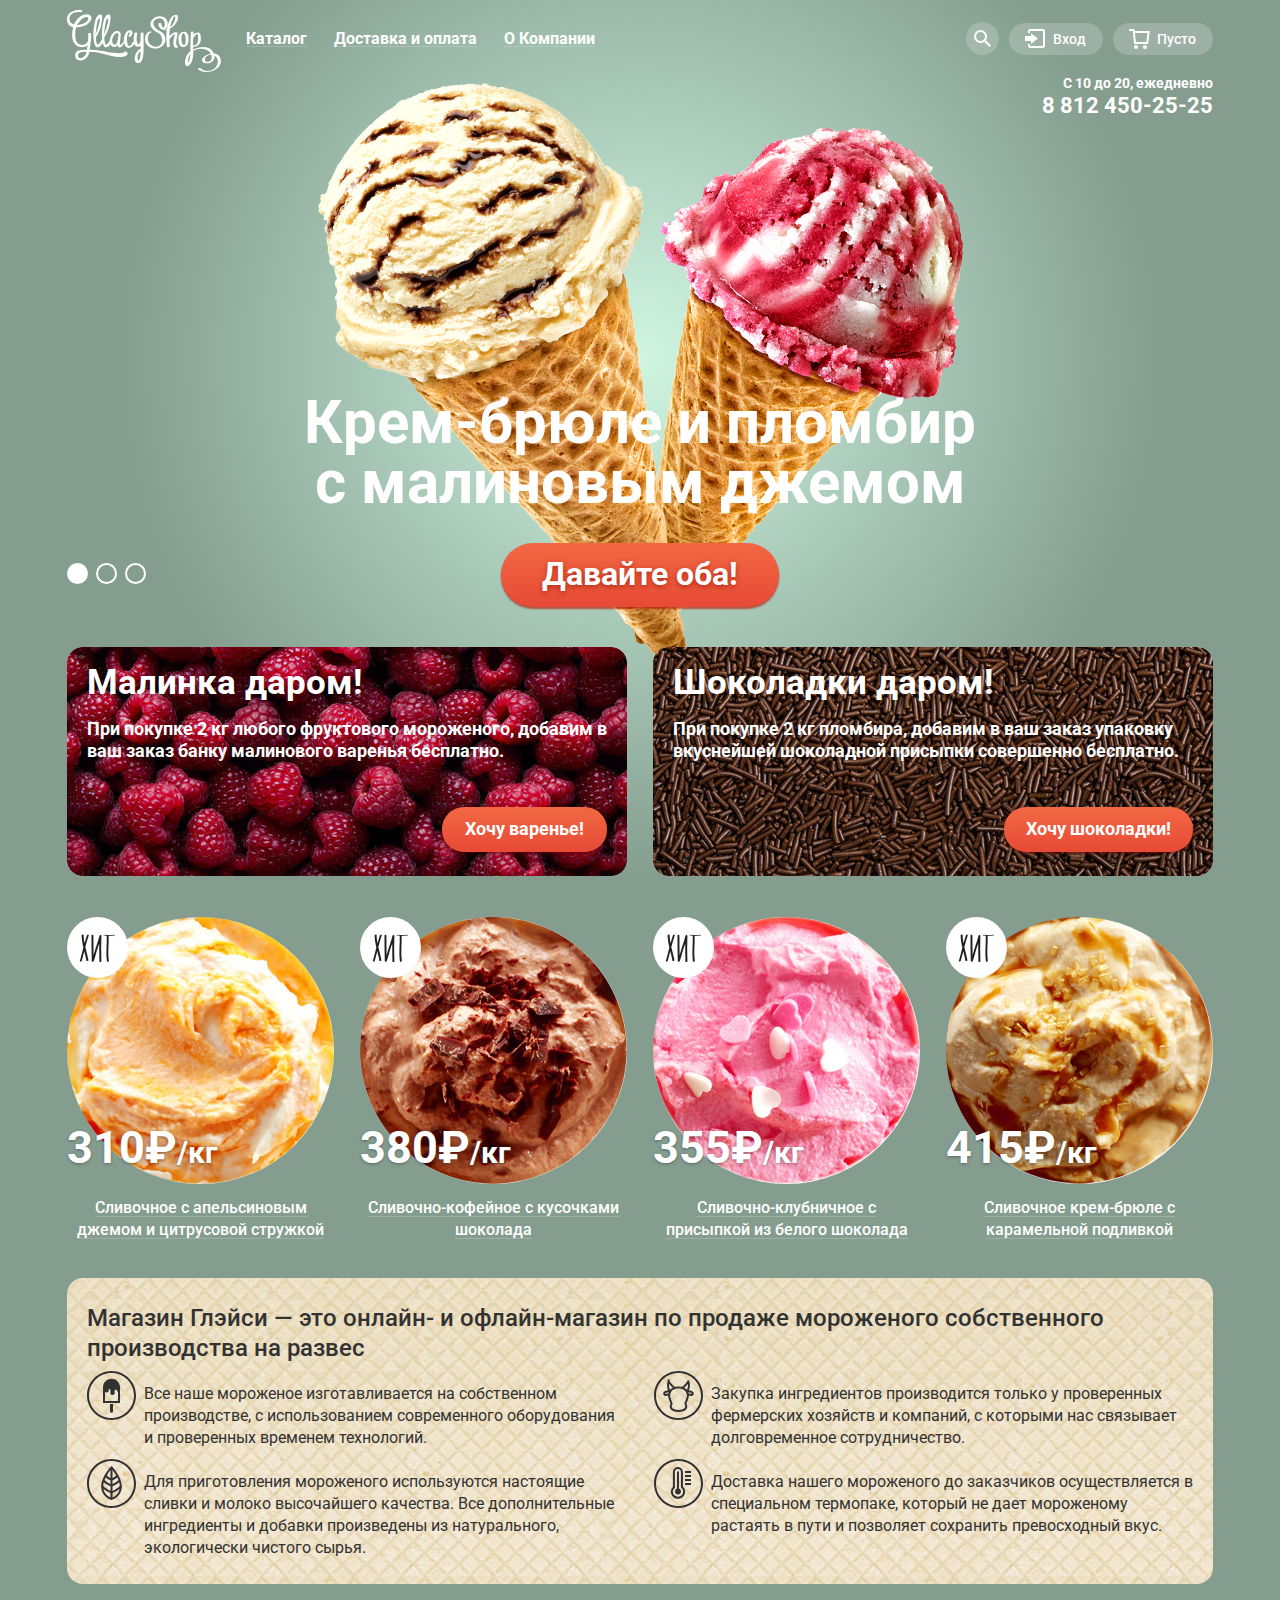
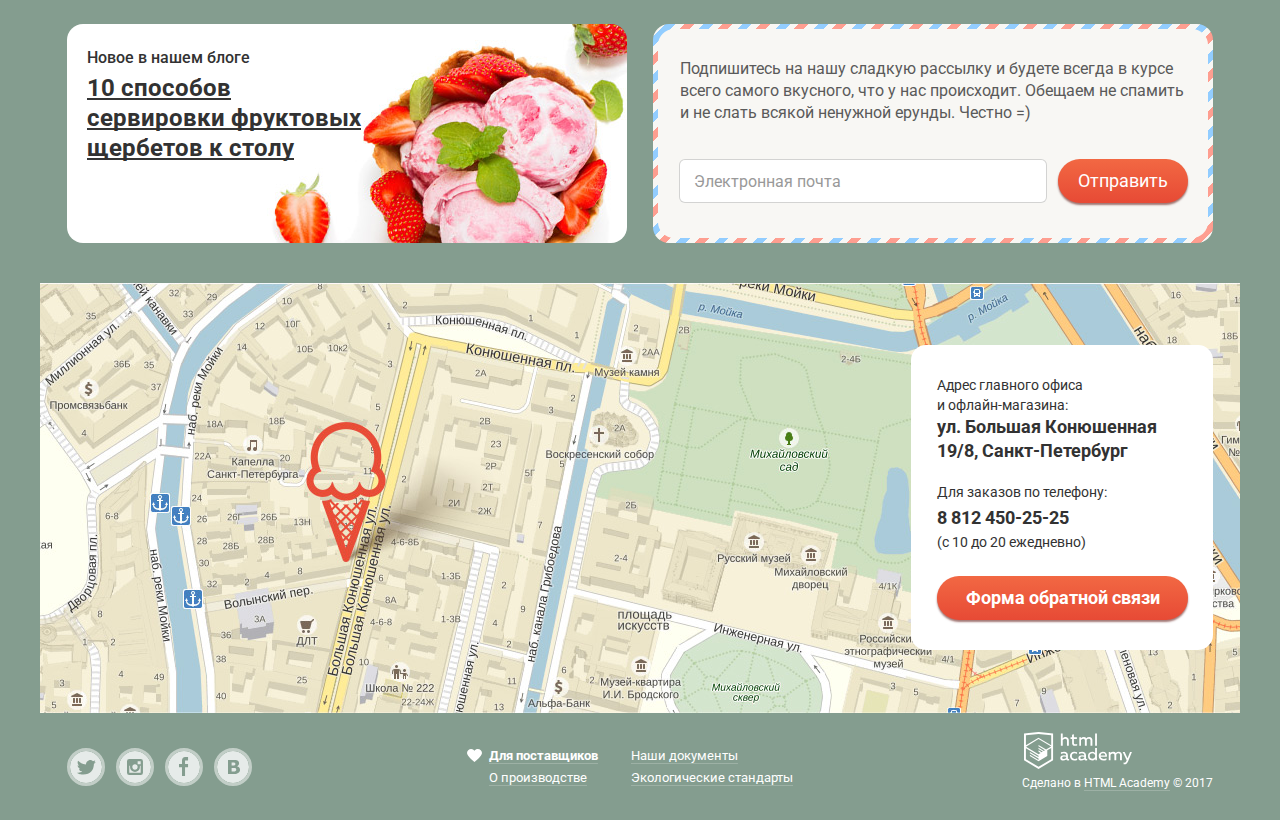
<file: index.html>
<!DOCTYPE html>
<html lang="ru">
<head>
	<meta charset="utf-8">
	<meta name="format-detection" content="telephone=no">
	<title>HTML Academy: Глейси</title>
	<link href="https://fonts.googleapis.com/css?family=Roboto:400,500,700&amp;subset=cyrillic" rel="stylesheet">
	<link href="css/normalize.css" rel="stylesheet">
	<link href="css/style-min.css" rel="stylesheet">
</head>
<body>
	<input class="visually-hidden" type="radio" id="product-1" name="toggle"  checked>
    <input class="visually-hidden" type="radio" id="product-2" name="toggle">
    <input class="visually-hidden" type="radio" id="product-3" name="toggle">
	<div class="site-wrapper">
		<header class="main-header container">
			<nav class="main-navigation">
				<a class="main-header-logo">
					<img src="img/logo.svg" width="154" height="64" alt="Логотип магазина Глейси">
				</a>
				<ul class="site-navigation">
					<li class="site-navigation-item">
						<a href="#">Каталог</a>
						<ul class="catalog-submenu">
							<li class="new-product">
								<a href="#">Новинки</a>
							</li>
							<li>
								<a href="catalog.html">Сливочное</a>
							</li>
							<li>
								<a href="#">Щербеты</a>
							</li>
							<li>
								<a href="#">Фруктовый лед</a>
							</li>
							<li>
								<a href="#">Мелорин</a>
							</li>
						</ul>
					</li>
					<li class="site-navigation-item">
						<a href="#">Доставка и оплата</a>
					</li>
					<li class="site-navigation-item">
						<a href="#">О Компании</a>
					</li>
				</ul>
				<ul class="user-navigation">
					<li class="user-navigation-item">
						<a class="user-search" href="#">
							<span class="visually-hidden">Поиск по сайту</span>
							<svg xmlns="http://www.w3.org/2000/svg" xmlns:xlink="http://www.w3.org/1999/xlink" width="17" height="17" viewBox="0 0 17 17"><path fill="#fff" d="M16.958 15.527L11.75 10.32A6.455 6.455 0 0 0 13 6.5 6.5 6.5 0 1 0 6.5 13a6.465 6.465 0 0 0 3.839-1.263l5.205 5.204 1.414-1.414zM6.5 11C4.019 11 2 8.981 2 6.5S4.019 2 6.5 2 11 4.019 11 6.5 8.981 11 6.5 11z"/></svg>
						</a>
						<form class="search-form" action="https://echo.htmlacademy.ru" method="get">
							<input type="search" name="search" placeholder="Что ищем?" aria-label="Поле поиска">
						</form>
					</li>
					<li class="user-navigation-item">
						<a class="user-login" href="#">
							<svg xmlns="http://www.w3.org/2000/svg" xmlns:xlink="http://www.w3.org/1999/xlink" width="21" height="19" viewBox="0 0 21 19"><g fill="#fff"><path d="M6 14.875L12.917 9.5 6 4.125v2.917H-.042v4.917H6z"/><path d="M18 0H5C3.9 0 3 .9 3 2v2h2V2h13v15H5v-2H3v2c0 1.1.9 2 2 2h13c1.1 0 2-.9 2-2V2c0-1.1-.9-2-2-2z"/></g></svg>
							Вход
						</a>
						<form class="login-form" action="https://echo.htmlacademy.ru" method="post">
							<p class="login-field">
								<label  class="visually-hidden" for="login-email">Укажите вашу электронную почту</label>
								<input id="login-email" type="email" name="login-email" placeholder="Электронная почта" required>
							</p>
							<p class="login-field">
								<label class="visually-hidden" for="login-password">Введите пароль</label>
								<input id="login-password" type="password" name="login-password" placeholder="Пароль" required>
							</p>
							<p class="login-link">
								<a href="#">Забыли пароль?</a>
								<a href="#">Новая регистрация</a>
							</p>
							<button class="button" type="submit">Войти</button>
						</form>
					</li>
					<li class="user-navigation-item">
						<a class="user-basket user-basket-empty" href="#">Пусто</a>
					</li>
				</ul>
			</nav>
			<p class="header-info">
				С 10 до 20, ежедневно
				<span class="header-phone">8 812 450-25-25</span>
			</p>
		</header>

		<main>
			<div class="container">
				<h1 class="visually-hidden">Магазин Глейси - магазин по продаже мороженого</h1>
				<section class="promotion">
					<h2 class="visually-hidden">Выгодные предложения!</h2>
					<div class="slider-wrapper">
						<ul class="sliders-list">
							<li class="slider-item">
								<h3 class="slider-title">Крем-брюле и пломбир с малиновым джемом</h3>
								<p class="slider-image">
									<img src="img/slider-1.png" width="647" height="584" alt="Крем-брюле и пломбир с малиновым джемом">
								</p>
								<a class="slider-button" href="#">Давайте оба!</a>
							</li>
							<li class="slider-item">
								<h3 class="slider-title">Шоколадный пломбир и лимонный сорбет</h3>
								<p class="slider-image">
									<img src="img/slider-2.png" width="647" height="584" alt="Шоколадный пломбир и лимонный сорбет">
								</p>
								<a class="slider-button" href="#">Давайте оба!</a>
							</li>
							<li class="slider-item">
								<h3 class="slider-title">Пломбир с помадкой и клубничный щербет</h3>
								<p class="slider-image">
									<img src="img/slider-3.png" width="647" height="584" alt="Пломбир с помадкой и клубничный щербет">
								</p>
								<a class="slider-button" href="#">Давайте оба!</a>
							</li>
						</ul>
						<div class="slider-controls">
							<label class="slide-control" for="product-1">
								<span class="visually-hidden">Первый слайд</span>
							</label>
							<label class="slide-control" for="product-2">
								<span class="visually-hidden">Второй слайд</span>
							</label>
							<label class="slide-control" for="product-3">
								<span class="visually-hidden">Третий слайд</span>
							</label>
						</div>
					</div>
					<ul class="promo-list index-columns">
						<li class="promo-item promo-raspberry">
							<h3 class="promo-title">Малинка даром!</h3>
							<p class="promo-description">При покупке 2 кг любого фруктового мороженого, добавим в ваш заказ банку малинового варенья бесплатно.</p>
							<a class="button" href="">Хочу варенье!</a>
						</li>
						<li class="promo-item promo-chocolate">
							<h3 class="promo-title">Шоколадки даром!</h3>
							<p class="promo-description">При покупке 2 кг пломбира, добавим в ваш заказ упаковку вкуснейшей шоколадной присыпки совершенно бесплатно.</p>
							<a class="button" href="">Хочу шоколадки!</a>
						</li>
					</ul>
				</section>
				<section class="bestsellers">
					<h2 class="visually-hidden">Хиты продаж</h2>
					<ul class="bestsellers-list">
						<li class="catalog-item">
							<h3 class="catalog-item-title">
								<a href="#">Сливочное с апельсиновым джемом и цитрусовой стружкой</a>
							</h3>
							<p class="catalog-item-image">
								<img src="img/product-1.jpg" width="267" height="267" alt="Сливочное с апельсиновым джемом и цитрусовой стружкой">
							</p>
							<p class="catalog-item-price">310&#8381;<span class="weight">/кг</span></p>
							<a class="button button-preview" href="#">Быстрый просмотр</a>
						</li>
						<li class="catalog-item">
							<h3 class="catalog-item-title">
								<a href="#">Сливочно-кофейное с кусочками шоколада</a>
							</h3>
							<p class="catalog-item-image">
								<img src="img/product-2.jpg" width="267" height="267" alt="Сливочно-кофейное с кусочками шоколада">
							</p>
							<p class="catalog-item-price">380&#8381;<span class="weight">/кг</span></p>
							<a class="button button-preview" href="#">Быстрый просмотр</a>
						</li>
						<li class="catalog-item">
							<h3 class="catalog-item-title">
								<a href="#">Сливочно-клубничное с присыпкой из белого шоколада</a>
							</h3>
							<p class="catalog-item-image">
								<img src="img/product-3.jpg" width="267" height="267" alt="Сливочно-клубничное с присыпкой из белого шоколада">
							</p>
							<p class="catalog-item-price">355&#8381;<span class="weight">/кг</span></p>
							<a class="button button-preview" href="#">Быстрый просмотр</a>
						</li>
						<li class="catalog-item">
							<h3 class="catalog-item-title">
								<a href="#">Сливочное крем-брюле с карамельной подливкой</a>
							</h3>
							<p class="catalog-item-image">
								<img src="img/product-4.jpg" width="267" height="267" alt="Сливочное крем-брюле с карамельной подливкой">
							</p>
							<p class="catalog-item-price">415&#8381;<span class="weight">/кг</span></p>
							<a class="button button-preview" href="#">Быстрый просмотр</a>
						</li>
					</ul>
				</section>
				<section class="features">
					<h2 class="visually-hidden">Наши преимущества</h2>
					<p>Магазин Глэйси &mdash; это онлайн- и офлайн-магазин по продаже мороженого собственного производства на развес</p>
					<ul class="features-list">
						<li class="feature-item feature-item-fabrication">Все наше мороженое изготавливается на собственном производстве, с использованием современного оборудования и проверенных временем технологий.</li>
						<li class="feature-item feature-item-provider">Закупка ингредиентов  производится только у проверенных фермерских хозяйств и компаний, с которыми нас связывает долговременное сотрудничество.</li>
						<li class="feature-item feature-item-ingredient">Для приготовления мороженого используются настоящие сливки и молоко высочайшего качества. Все дополнительные ингредиенты и добавки произведены из натурального, экологически чистого сырья.</li>
						<li class="feature-item feature-item-delivery">Доставка нашего мороженого до заказчиков осуществляется в специальном термопаке, который не дает мороженому растаять в пути и позволяет сохранить превосходный вкус.</li>
					</ul>
				</section>
				<div class="index-columns">
					<article class="new-post">
						<p>Новое в нашем блоге</p>
						<h2 class="new-post-title">
							<a href="#">10 способов сервировки фруктовых щербетов к столу</a>
						</h2>
					</article>
					<section class="subscription">
						<h2 class="visually-hidden">Подписка на новостную рассылку</h2>
						<p>Подпишитесь на нашу сладкую рассылку и будете всегда в курсе всего самого вкусного, что у нас происходит. Обещаем не спамить и не слать всякой ненужной ерунды. Честно =) </p>
						<form class="subscription-form" action="https://echo.htmlacademy.ru" method="post">
							<label class="visually-hidden" for="subscription-email">Укажите вашу электронную почту</label>
							<input id="subscription-email" type="email" name="subscription-email" placeholder="Электронная почта" required>
							<button class="button" type="submit">Отправить</button>
						</form>
					</section>
				</div>
			</div>
			<section class="map-and-contacts">
				<h2 class="visually-hidden">Адреса и контакты</h2> 
				<iframe src="https://yandex.ru/map-widget/v1/?um=constructor%3Afff2951e49d0c709898a133bd2de830be2fda270b22862941e478b256230b4d7&amp;source=constructor" width="1200" height="430"></iframe>
				<p class="map">
					<img src="img/map.jpg" width="1200" height="430" alt="Часть карты с главным офисом и офлайн-магазином по адресу ул. Большая Конюшенная 19/8, Санкт-Петербург">
				</p>
				<section class="contacts">
					<dl>
						<dt>Адрес главного офиса и офлайн-магазина: </dt>
						<dd>ул. Большая Конюшенная 19/8, Санкт-Петербург</dd>
						<dt>Для заказов по телефону: </dt>
						<dd>
							8 812 450-25-25 
							<span class="contacts-note">(с 10 до 20 ежедневно)</span>
						</dd>
					</dl>
					<a class="button contacts-feedback" href="feedback.html">Форма обратной связи</a>
				</section>
			</section>
		</main>

		<footer class="main-footer container">
			<ul class="footer-social">
				<li>
					<a class="social-button" href="#">
						<span class="visually-hidden">Глейси в Твиттере</span>
						<svg xmlns="http://www.w3.org/2000/svg" width="32" height="32" viewBox="0 0 32 32"><path fill="#FFF" d="M16 0C7.164 0 0 7.164 0 16c0 8.837 7.164 16 16 16 8.837 0 16-7.163 16-16 0-8.836-7.163-16-16-16zm7.944 12.809c-.251 6.516-3.463 10.832-10.992 10.702h-.486c-.447 0-4.543-.443-5.344-1.823 2.479.19 4.247-.406 5.12-1.136-1.048-.289-2.923-.461-3.251-2.848.384.104.618.221 1.299.113-1.307-.824-2.758-1.519-2.679-3.643.311.317 1.164.518 1.46.457-.768-.233-2.149-3.244-.974-4.781 1.984 1.79 4.075 3.482 7.804 3.643.227-2.214 1.24-3.699 3.168-4.325 1.84-.479 3.255.26 3.901 1.138.737-.224 1.453-.466 2.193-.685-.004.833-.569 1.463-.935 1.709.747.165 1.423-.475 1.423-.475-.184.963-1.094 1.725-1.707 1.954z"/></svg>
					</a>
				</li>
				<li>
					<a class="social-button" href="#">
						<span class="visually-hidden">Глейси в Инстаграме</span>
						<svg xmlns="http://www.w3.org/2000/svg" width="32" height="32" viewBox="0 0 32 32"><g fill="#FFF"><path d="M20.916 16a4.938 4.938 0 1 1-9.877 0c0-.394.051-.773.138-1.14h-.897v6.838h11.396V14.86h-.897c.086.367.137.746.137 1.14z"/><path d="M15.978 18.659c1.466 0 2.659-1.193 2.659-2.659s-1.193-2.659-2.659-2.659c-1.466 0-2.659 1.193-2.659 2.659s1.192 2.659 2.659 2.659zM18.637 10.302h3.039v3.039h-3.039z"/><path d="M16 0C7.164 0 0 7.164 0 16c0 8.837 7.164 16 16 16 8.837 0 16-7.163 16-16 0-8.836-7.163-16-16-16zm7.955 21.698a2.285 2.285 0 0 1-2.279 2.279H10.279A2.285 2.285 0 0 1 8 21.698V10.302a2.286 2.286 0 0 1 2.279-2.279h11.396a2.286 2.286 0 0 1 2.279 2.279v11.396z"/></g></svg>
					</a>
				</li>
				<li>
					<a class="social-button" href="#">
						<span class="visually-hidden">Глейси на Фейсбуке</span>
						<svg xmlns="http://www.w3.org/2000/svg" width="32" height="32" viewBox="0 0 32 32"><path fill="#FFF" d="M16 0C7.164 0 0 7.163 0 16s7.164 16 16 16c8.837 0 16-7.164 16-16S24.837 0 16 0zm4.062 9.455h-3.021v3.444h3.021v3.445h-3.021v8.61H14.02v-8.61H11v-3.445h3.021V9.455c0-1.902 1.353-3.445 3.021-3.445h3.021v3.445z"/></svg>
					</a>
				</li>
				<li>
					<a class="social-button" href="#">
						<span class="visually-hidden">Гейси в ВКонтакте</span>
						<svg xmlns="http://www.w3.org/2000/svg" width="32" height="32" viewBox="0 0 32 32"><g fill="#FFF"><path d="M16.637 14.495c.402-.019.719-.082.951-.188.326-.145.54-.33.641-.559.101-.229.15-.496.15-.797 0-.232-.058-.465-.174-.697-.116-.232-.322-.405-.617-.517-.264-.1-.592-.155-.984-.165a76.242 76.242 0 0 0-1.652-.014h-.339v2.965h.565c.571 0 1.057-.009 1.459-.028zM18.118 17.084c-.282-.081-.672-.125-1.166-.132a127.97 127.97 0 0 0-1.55-.009h-.79v3.493h.264c1.014 0 1.74-.003 2.18-.009a3.2 3.2 0 0 0 1.212-.245c.377-.157.633-.364.774-.625s.214-.562.214-.9c0-.446-.088-.788-.261-1.03-.17-.241-.464-.423-.877-.543z"/><path d="M16 0C7.164 0 0 7.164 0 16c0 8.837 7.164 16 16 16 8.837 0 16-7.163 16-16 0-8.836-7.163-16-16-16zm6.602 20.531a3.73 3.73 0 0 1-1.124 1.327c-.552.415-1.161.71-1.823.886s-1.501.264-2.519.264h-6.121V8.987h5.443c1.13 0 1.957.038 2.48.113a5.126 5.126 0 0 1 1.561.5c.533.27.929.632 1.189 1.087.26.455.392.975.392 1.558 0 .678-.179 1.278-.536 1.795-.358.518-.863.92-1.517 1.208v.075c.917.182 1.642.559 2.179 1.13.537.571.807 1.325.807 2.261 0 .678-.138 1.283-.411 1.817z"/></g></svg>
					</a>
				</li>
			</ul>
			<ul class="footer-navigation">
				<li class="for-provider">
					<a href="#">Для поставщиков</a>
				</li>
				<li>
					<a href="#">Наши документы</a>
				</li>
				<li>
					<a href="#">О производстве</a>
				</li>
				<li>
					<a href="#">Экологические стандарты</a>
				</li>
			</ul>
			<div class="footer-copyright">
				<a href="https://htmlacademy.ru/intensive/htmlcss">
					<img src="img/logo-htmlacademy.svg" width="108" height="39" alt="Логотип HTML Academy">
				</a>
				<p class="copyright-htmlacademy">
					Сделано в 
					<a href="https://htmlacademy.ru/intensive/htmlcss">HTML Academy</a> 
					&copy; 2017
				</p>
			</div>
		</footer>

		<section class="modal-feedback">
			<h2 class="visually-hidden">Форма обратной связи</h2>
			<p>Мы обязательно вам ответим!</p>
			<form class="feedback-form" action="https://echo.htmlacademy.ru" method="post">
				<p class="feedback-field">
					<label class="visually-hidden" for="feedback-login">Ваше имя</label>
					<input id="feedback-login" type="text" name="feedback-login" placeholder="Как вас зовут?">
				</p>
				<p class="feedback-field">
					<label class="visually-hidden" for="feedback-email">Укажите вашу электронную почту</label>
					<input id="feedback-email" type="email" name="feedback-email" placeholder="Ваша почта для ответа?">
				</p>
				<textarea name="feedback-message" rows="5" placeholder="Напишите что-нибудь..." aria-label="Поле ввода сообщения"></textarea>
				<button class="button" type="submit">Отправить</button>
			</form>
			<button class="modal-close" type="button">Закрыть</button>	
		</section>
	</div>
	<div class="overlay"></div>
	<script src="js/popup-min.js"></script>
</body>
</html>
</file>
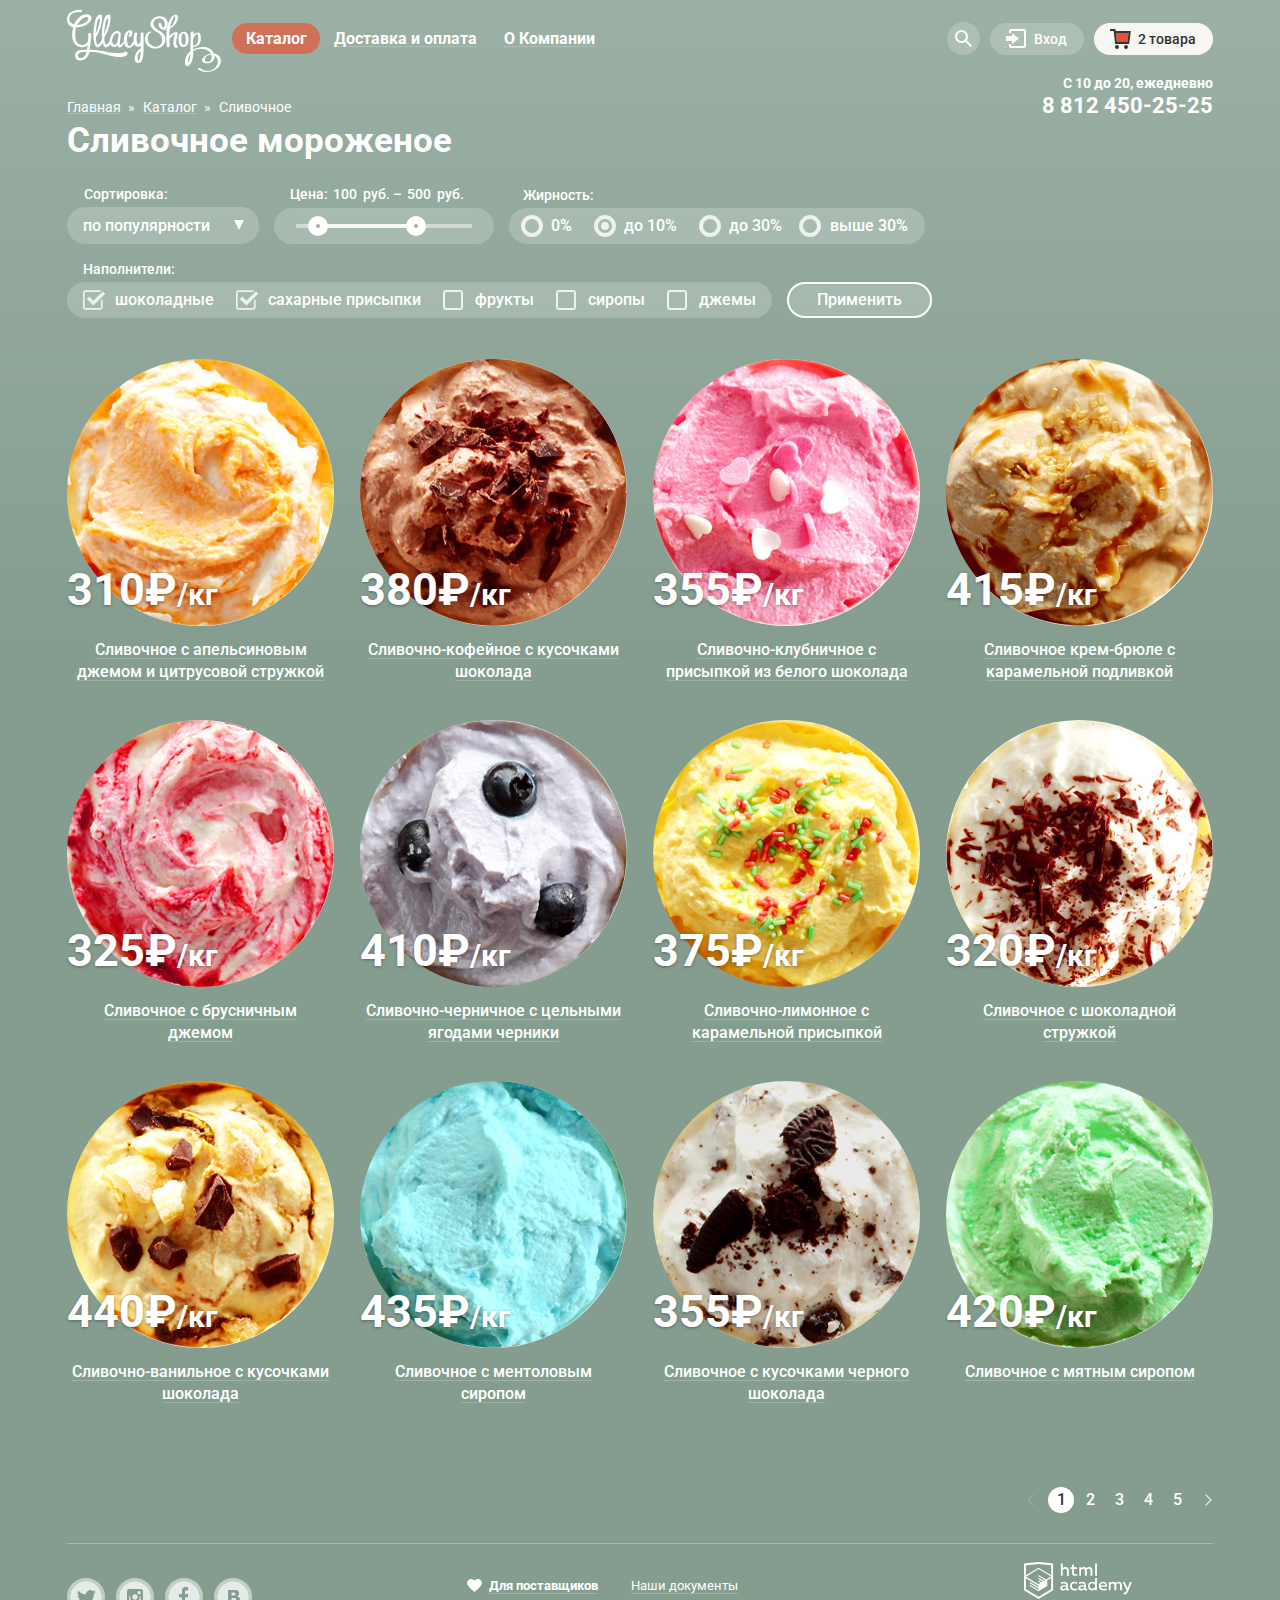
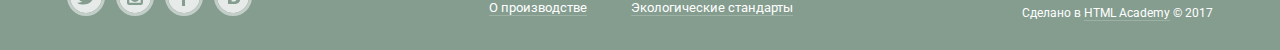
<file: catalog.html>
<!DOCTYPE html>
<html lang="ru">
<head>
	<meta charset="utf-8">
	<meta name="format-detection" content="telephone=no">
	<title>HTML Academy: Глейси-каталог</title>
	<link href="https://fonts.googleapis.com/css?family=Roboto:400,500,700&amp;subset=cyrillic" rel="stylesheet">
	<link href="css/normalize.css" rel="stylesheet">
	<link href="css/style-min.css" rel="stylesheet">
</head>
<body class="inner-page">
	<header class="main-header container">
		<nav class="main-navigation">
			<a class="main-header-logo" href="index.html">
				<img src="img/logo.svg" width="154" height="64" alt="Логотип магазина Глейси">
			</a>
			<ul class="site-navigation">
				<li class="site-navigation-item site-navigation-current">
					<a href="#">Каталог</a>
					<ul class="catalog-submenu">
						<li class="new-product">
							<a href="#">Новинки</a>
						</li>
						<li class="catalog-submenu-current">
							<a>Сливочное</a>
						</li>
						<li>
							<a href="#">Щербеты</a>
						</li>
						<li>
							<a href="#">Фруктовый лед</a>
						</li>
						<li>
							<a href="#">Мелорин</a>
						</li>
					</ul>
				</li>
				<li class="site-navigation-item">
					<a href="#">Доставка и оплата</a>
				</li>
				<li class="site-navigation-item">
					<a href="#">О Компании</a>
				</li>
			</ul>
			<ul class="user-navigation">
				<li class="user-navigation-item">
					<a class="user-search" href="#">
						<span class="visually-hidden">Поиск по сайту</span>
						<svg xmlns="http://www.w3.org/2000/svg" xmlns:xlink="http://www.w3.org/1999/xlink" width="17" height="17" viewBox="0 0 17 17"><path fill="#fff" d="M16.958 15.527L11.75 10.32A6.455 6.455 0 0 0 13 6.5 6.5 6.5 0 1 0 6.5 13a6.465 6.465 0 0 0 3.839-1.263l5.205 5.204 1.414-1.414zM6.5 11C4.019 11 2 8.981 2 6.5S4.019 2 6.5 2 11 4.019 11 6.5 8.981 11 6.5 11z"/></svg>
					</a>
					<form class="search-form" action="https://echo.htmlacademy.ru" method="get">
						<input type="search" name="search" placeholder="Что ищем?" aria-label="Поле поиска">
					</form>
				</li>
				<li class="user-navigation-item">
					<a class="user-login" href="#">
						<svg xmlns="http://www.w3.org/2000/svg" xmlns:xlink="http://www.w3.org/1999/xlink" width="21" height="19" viewBox="0 0 21 19"><g fill="#fff"><path d="M6 14.875L12.917 9.5 6 4.125v2.917H-.042v4.917H6z"/><path d="M18 0H5C3.9 0 3 .9 3 2v2h2V2h13v15H5v-2H3v2c0 1.1.9 2 2 2h13c1.1 0 2-.9 2-2V2c0-1.1-.9-2-2-2z"/></g></svg>
						Вход
					</a>
					<form class="login-form" action="https://echo.htmlacademy.ru" method="post">
						<p class="login-field">
							<label class="visually-hidden" for="login-email">Укажите вашу электронную почту</label>
							<input id="login-email" type="email" name="login-email" placeholder="Электронная почта">
						</p>
						<p class="login-field">
							<label class="visually-hidden" for="login-password" >Введите пароль</label>
							<input id="login-password" type="password" name="login-password" placeholder="Пароль">
						</p>
						<p class="login-link">
							<a href="#">Забыли пароль?</a>
							<a href="#">Новая регистрация</a>
						</p>
						<button class="button" type="submit">Войти</button>
					</form>
				</li>
				<li class="user-navigation-item">
					<a class="user-basket user-basket-full" href="#">2 товара</a>
					<section class="basket-view">
						<table class="basket-list">
							<tr class="basket-item">
								<td class="basket-item-delete" >
									<button type="button">
										<span class="visually-hidden">Удалить</span>
									</button>
								</td> 
								<td class="basket-item-image">
									<a href="#">
										<img src="img/basket-product-1.jpg" width="33" height="33" alt="Пломбир с апельсиновым джемом">
									</a>
								</td>
								<td class="basket-item-title">Пломбир с апельсиновым джемом</td>
								<td class="basket-item-quantity">
									1,5 кг х <span class="table-light">200 руб.</span>
								</td>
								<td class="basket-item-total">300 руб.</td>
							</tr>
							<tr class="basket-item">
								<td class="basket-item-delete" >
									<button type="button">
										<span class="visually-hidden">Удалить</span>
									</button>
								</td>
								<td class="basket-item-image">
									<a href="#">
										<img src="img/basket-product-2.jpg" width="33" height="33" alt="Клубничный пломбир с присыпкой из белого шоколада">
									</a>
								</td>
								<td class="basket-item-title">Клубничный пломбир с присыпкой из белого шоколада</td>
								<td class="basket-item-quantity">
									1,5 кг х <span class="table-light">300 руб.</span>
								</td>
								<td class="basket-item-total">450 руб.</td>
							</tr>
							<tr class="basket-total">
								<td colspan="5">Итого: 750 руб.</td>
							</tr>
						</table>
						<a class="button" href="#">Оформить заказ</a>
					</section>
				</li>
			</ul>
		</nav>
		<p class="header-info">
			С 10 до 20, ежедневно
			<span class="header-phone">8 812 450-25-25</span>
		</p>
	</header>

	<main class="container">
		<ul class="breadcrumbs">
			<li>
				<a href="index.html">Главная</a>
			</li>
			<li>
				<a href="#">Каталог</a>
			</li>
			<li class="breadcrumbs-current">
				<a>Сливочное</a>
			</li>
		</ul>
		<h1 class="page-title">Сливочное мороженое</h1>
		<section class="filters">
			<h2 class="visually-hidden">Фильтр товаров</h2>
			<form class="filters-form" action="https://echo.htmlacademy.ru" method="get">
				<div class="filter-sorting">
					<label for="filter-sorting">Сортировка:</label>
					<div class="select-container">
						<select id="filter-sorting" name="filter-sorting" >
							<option value="popular" selected>по популярности</option>
							<option value="inexpensive">сначала недорогие</option>
							<option value="expensive">сначала дорогие</option>
							<option value="fat">по жирности</option>
						</select>
					</div>
				</div>
				<div class="filter-price">
					<p class="price-controls">
						<span>Цена:</span>
						<label class="min-price" aria-label="Минимальная цена"><input type="text" name="min-price" value="100">руб.</label>
						<span> &ndash; </span>
						<label class="max-price" aria-label="Максимальная цена"><input type="text" name="max-price" value="500">руб.</label>
					</p>
					<div class="range-controls">
						<div class="scale">
							<div class="bar"></div>
						</div>
						<button class="range-toggle range-toggle-min" type="button" aria-label="Минимальная цена"></button>
						<button class="range-toggle range-toggle-max" type="button" aria-label="Максимальная цена"></button>
					</div>
				</div>
				<fieldset class="filter-fat">
					<legend>Жирность:</legend>
					<ul>
						<li>
							<input class="visually-hidden filter-input-radio" id="no-fat" type="radio" name="fat-value" value="0">
							<label for="no-fat">0%</label>
						</li>
						<li>
							<input class="visually-hidden filter-input-radio" id="fat-10" type="radio" name="fat-value" value="less-than-10" checked>
							<label for="fat-10">до 10%</label>
						</li>
						<li>
							<input class="visually-hidden filter-input-radio" id="fat-30" type="radio" name="fat-value" value="less-than-30">
							<label for="fat-30">до 30%</label>
						</li>
						<li>
							<input class="visually-hidden filter-input-radio" id="fat-max" type="radio" name="fat-value" value="more-than-30">
							<label for="fat-max">выше 30%</label>
						</li>
					</ul>
				</fieldset>
				<fieldset class="filter-addition">
					<legend>Наполнители:</legend>
					<ul>
						<li>
							<input class="visually-hidden filter-input-checkbox" id="chocolate" type="checkbox" name="addition-chocolate" checked> 
							<label for="chocolate">шоколадные</label>
						</li>
						<li>
							<input class="visually-hidden filter-input-checkbox" id="sugar" type="checkbox" name="addition-sugar" checked> 
							<label for="sugar">сахарные присыпки</label>
						</li>
						<li>
							<input class="visually-hidden filter-input-checkbox" id="fruite" type="checkbox" name="addition-fruite"> 
							<label for="fruite">фрукты</label>
						</li>
						<li>
							<input class="visually-hidden filter-input-checkbox" id="syrup" type="checkbox" name="addition-syrup"> 
							<label for="syrup">сиропы</label>
						</li>
						<li>
							<input class="visually-hidden filter-input-checkbox" id="marmalade" type="checkbox" name="addition-marmalade"> 
							<label for="marmalade">джемы</label>
						</li>
					</ul>
				</fieldset>
				<button class="filter-button" type="submit">Применить</button>
			</form>
		</section>

		<section class="catalog">
			<h2 class="visually-hidden">Перечень видов сливочного мороженого</h2>
			<ul class="catalog-list">
				<li class="catalog-item">
					<h3 class="catalog-item-title">
						<a href="#">Сливочное с апельсиновым джемом и цитрусовой стружкой</a>
					</h3>
					<p class="catalog-item-image">
						<img src="img/product-1.jpg" width="267" height="267" alt="Сливочное с апельсиновым джемом и цитрусовой стружкой">
					</p>
					<p class="catalog-item-price">310&#8381;<span class="weight">/кг</span></p>
					<a class="button button-preview" href="#">Быстрый просмотр</a>
				</li>
				<li class="catalog-item">
					<h3 class="catalog-item-title">
						<a href="#">Сливочно-кофейное с кусочками шоколада</a>
					</h3>
					<p class="catalog-item-image">
						<img src="img/product-2.jpg" width="267" height="267" alt="Сливочно-кофейное с кусочками шоколада">
					</p>
					<p class="catalog-item-price">380&#8381;<span class="weight">/кг</span></p>
					<a class="button button-preview" href="#">Быстрый просмотр</a>
				</li>
				<li class="catalog-item">
					<h3 class="catalog-item-title">
						<a href="#">Сливочно-клубничное с присыпкой из белого шоколада</a>
					</h3>
					<p class="catalog-item-image">
						<img src="img/product-3.jpg" width="267" height="267" alt="Сливочно-клубничное с присыпкой из белого шоколада">
					</p>
					<p class="catalog-item-price">355&#8381;<span class="weight">/кг</span></p>
					<a class="button button-preview" href="#">Быстрый просмотр</a>
				</li>
				<li class="catalog-item">
					<h3 class="catalog-item-title">
						<a href="#">Сливочное крем-брюле с карамельной подливкой</a>
					</h3>
					<p class="catalog-item-image">
						<img src="img/product-4.jpg" width="267" height="267" alt="Сливочное крем-брюле с карамельной подливкой">
					</p>
					<p class="catalog-item-price">415&#8381;<span class="weight">/кг</span></p>
					<a class="button button-preview" href="#">Быстрый просмотр</a>
				</li>
				<li class="catalog-item">
					<h3 class="catalog-item-title">
						<a href="#">Сливочное с брусничным джемом</a>
					</h3>
					<p class="catalog-item-image">
						<img src="img/product-5.jpg" width="267" height="267" alt="Сливочное с брусничным джемом">
					</p>
					<p class="catalog-item-price">325&#8381;<span class="weight">/кг</span></p>
					<a class="button button-preview" href="#">Быстрый просмотр</a>
				</li>
				<li class="catalog-item">
					<h3 class="catalog-item-title">
						<a href="#">Сливочно-черничное с цельными ягодами черники</a>
					</h3>
					<p class="catalog-item-image">
						<img src="img/product-6.jpg" width="267" height="267" alt="Сливочно-черничное с цельными ягодами черники">
					</p>
					<p class="catalog-item-price">410&#8381;<span class="weight">/кг</span></p>
					<a class="button button-preview" href="#">Быстрый просмотр</a>
				</li>
				<li class="catalog-item">
					<h3 class="catalog-item-title">
						<a href="#">Сливочно-лимонное с карамельной присыпкой</a>
					</h3>
					<p class="catalog-item-image">
						<img src="img/product-7.jpg" width="267" height="267" alt="Сливочно-лимонное с карамельной присыпкой">
					</p>
					<p class="catalog-item-price">375&#8381;<span class="weight">/кг</span></p>
					<a class="button button-preview" href="#">Быстрый просмотр</a>
				</li>
				<li class="catalog-item">
					<h3 class="catalog-item-title">
						<a href="#">Сливочное с шоколадной стружкой</a>
					</h3>
					<p class="catalog-item-image">
						<img src="img/product-8.jpg" width="267" height="267" alt="Сливочное с шоколадной стружкой">
					</p>
					<p class="catalog-item-price">320&#8381;<span class="weight">/кг</span></p>
					<a class="button button-preview" href="#">Быстрый просмотр</a>
				</li>
				<li class="catalog-item">
					<h3 class="catalog-item-title">
						<a href="#">Сливочно-ванильное с кусочками шоколада</a>
					</h3>
					<p class="catalog-item-image">
						<img src="img/product-9.jpg" width="267" height="267" alt="Сливочно-ванильное с кусочками шоколада">
					</p>
					<p class="catalog-item-price">440&#8381;<span class="weight">/кг</span></p>
					<a class="button button-preview" href="#">Быстрый просмотр</a>
				</li>
				<li class="catalog-item">
					<h3 class="catalog-item-title">
						<a href="#">Сливочноe с ментоловым сиропом</a>
					</h3>
					<p class="catalog-item-image">
						<img src="img/product-10.jpg" width="267" height="267" alt="Сливочноe с ментоловым сиропом">
					</p>
					<p class="catalog-item-price">435&#8381;<span class="weight">/кг</span></p>
					<a class="button button-preview" href="#">Быстрый просмотр</a>
				</li>
				<li class="catalog-item">
					<h3 class="catalog-item-title">
						<a href="#">Сливочное с кусочками черного шоколада</a>
					</h3>
					<p class="catalog-item-image">
						<img src="img/product-11.jpg" width="267" height="267" alt="Сливочное с кусочками черного шоколада">
					</p>
					<p class="catalog-item-price">355&#8381;<span class="weight">/кг</span></p>
					<a class="button button-preview" href="#">Быстрый просмотр</a>
				</li>
				<li class="catalog-item">
					<h3 class="catalog-item-title">
						<a href="#">Сливочное с мятным сиропом</a>
					</h3>
					<p class="catalog-item-image">
						<img src="img/product-12.jpg" width="267" height="267" alt="Сливочное с мятным сиропом">
					</p>	
					<p class="catalog-item-price">420&#8381;<span class="weight">/кг</span></p>
					<a class="button button-preview" href="#">Быстрый просмотр</a>
				</li>
			</ul>
			<ul class="catalog-pagination">
				<li class="catalog-pagination-disabled">
					<a class="pagination-arrows pagination-previous">
						<span class="visually-hidden">Назад</span>
					</a>
				</li>
				<li class="catalog-pagination-current">
					<a>1</a>
				</li>
				<li>
					<a href="#">2</a>
				</li>
				<li>
					<a href="#">3</a>
				</li>
				<li>
					<a href="#">4</a>
				</li>
				<li>
					<a href="#">5</a>
				</li>
				<li>
					<a class="pagination-arrows pagination-next" href="#">
						<span class="visually-hidden">Вперед</span>
					</a>
				</li>
			</ul>
		</section>
	</main>

	<footer class="main-footer container">
		<ul class="footer-social">
			<li>
				<a class="social-button" href="#">
					<span class="visually-hidden">Глейси в Твиттере</span>
					<svg xmlns="http://www.w3.org/2000/svg" width="32" height="32" viewBox="0 0 32 32"><path fill="#FFF" d="M16 0C7.164 0 0 7.164 0 16c0 8.837 7.164 16 16 16 8.837 0 16-7.163 16-16 0-8.836-7.163-16-16-16zm7.944 12.809c-.251 6.516-3.463 10.832-10.992 10.702h-.486c-.447 0-4.543-.443-5.344-1.823 2.479.19 4.247-.406 5.12-1.136-1.048-.289-2.923-.461-3.251-2.848.384.104.618.221 1.299.113-1.307-.824-2.758-1.519-2.679-3.643.311.317 1.164.518 1.46.457-.768-.233-2.149-3.244-.974-4.781 1.984 1.79 4.075 3.482 7.804 3.643.227-2.214 1.24-3.699 3.168-4.325 1.84-.479 3.255.26 3.901 1.138.737-.224 1.453-.466 2.193-.685-.004.833-.569 1.463-.935 1.709.747.165 1.423-.475 1.423-.475-.184.963-1.094 1.725-1.707 1.954z"/></svg>
				</a>
			</li>
			<li>
				<a class="social-button" href="#">
					<span class="visually-hidden">Глейси в Инстаграме</span>
					<svg xmlns="http://www.w3.org/2000/svg" width="32" height="32" viewBox="0 0 32 32"><g fill="#FFF"><path d="M20.916 16a4.938 4.938 0 1 1-9.877 0c0-.394.051-.773.138-1.14h-.897v6.838h11.396V14.86h-.897c.086.367.137.746.137 1.14z"/><path d="M15.978 18.659c1.466 0 2.659-1.193 2.659-2.659s-1.193-2.659-2.659-2.659c-1.466 0-2.659 1.193-2.659 2.659s1.192 2.659 2.659 2.659zM18.637 10.302h3.039v3.039h-3.039z"/><path d="M16 0C7.164 0 0 7.164 0 16c0 8.837 7.164 16 16 16 8.837 0 16-7.163 16-16 0-8.836-7.163-16-16-16zm7.955 21.698a2.285 2.285 0 0 1-2.279 2.279H10.279A2.285 2.285 0 0 1 8 21.698V10.302a2.286 2.286 0 0 1 2.279-2.279h11.396a2.286 2.286 0 0 1 2.279 2.279v11.396z"/></g></svg>
				</a>
			</li>
			<li>
				<a class="social-button" href="#">
					<span class="visually-hidden">Глейси на Фейсбуке</span>
					<svg xmlns="http://www.w3.org/2000/svg" width="32" height="32" viewBox="0 0 32 32"><path fill="#FFF" d="M16 0C7.164 0 0 7.163 0 16s7.164 16 16 16c8.837 0 16-7.164 16-16S24.837 0 16 0zm4.062 9.455h-3.021v3.444h3.021v3.445h-3.021v8.61H14.02v-8.61H11v-3.445h3.021V9.455c0-1.902 1.353-3.445 3.021-3.445h3.021v3.445z"/></svg>
				</a>
			</li>
			<li>
				<a class="social-button" href="#">
					<span class="visually-hidden">Глейси в ВКонтакте</span>
					<svg xmlns="http://www.w3.org/2000/svg" width="32" height="32" viewBox="0 0 32 32"><g fill="#FFF"><path d="M16.637 14.495c.402-.019.719-.082.951-.188.326-.145.54-.33.641-.559.101-.229.15-.496.15-.797 0-.232-.058-.465-.174-.697-.116-.232-.322-.405-.617-.517-.264-.1-.592-.155-.984-.165a76.242 76.242 0 0 0-1.652-.014h-.339v2.965h.565c.571 0 1.057-.009 1.459-.028zM18.118 17.084c-.282-.081-.672-.125-1.166-.132a127.97 127.97 0 0 0-1.55-.009h-.79v3.493h.264c1.014 0 1.74-.003 2.18-.009a3.2 3.2 0 0 0 1.212-.245c.377-.157.633-.364.774-.625s.214-.562.214-.9c0-.446-.088-.788-.261-1.03-.17-.241-.464-.423-.877-.543z"/><path d="M16 0C7.164 0 0 7.164 0 16c0 8.837 7.164 16 16 16 8.837 0 16-7.163 16-16 0-8.836-7.163-16-16-16zm6.602 20.531a3.73 3.73 0 0 1-1.124 1.327c-.552.415-1.161.71-1.823.886s-1.501.264-2.519.264h-6.121V8.987h5.443c1.13 0 1.957.038 2.48.113a5.126 5.126 0 0 1 1.561.5c.533.27.929.632 1.189 1.087.26.455.392.975.392 1.558 0 .678-.179 1.278-.536 1.795-.358.518-.863.92-1.517 1.208v.075c.917.182 1.642.559 2.179 1.13.537.571.807 1.325.807 2.261 0 .678-.138 1.283-.411 1.817z"/></g></svg>
				</a>
			</li>
		</ul>
		<ul class="footer-navigation">
			<li class="for-provider">
				<a href="#">Для поставщиков</a>
			</li>
			<li>
				<a href="#">Наши документы</a>
			</li>
			<li>
				<a href="#">О производстве</a>
			</li>
			<li>
				<a href="#">Экологические стандарты</a>
			</li>
		</ul>
		<div class="footer-copyright">
			<a href="https://htmlacademy.ru/intensive/htmlcss">
				<img src="img/logo-htmlacademy.svg" width="108" height="37" alt="Логотип HTML Academy">
			</a>
			<p class="copyright-htmlacademy">
				Сделано в 
				<a href="https://htmlacademy.ru/intensive/htmlcss">HTML Academy</a>
				 &copy; 2017
			</p>
		</div>
	</footer>
</body>
</html>
</file>
<file: css/style-min.css>
@-webkit-keyframes emerging{0%{-webkit-transform:translateY(-400px) scale(0);transform:translateY(-400px) scale(0);opacity:0}to{-webkit-transform:translateY(0) scale(1);transform:translateY(0) scale(1);opacity:1}}@keyframes emerging{0%{-webkit-transform:translateY(-400px) scale(0);transform:translateY(-400px) scale(0);opacity:0}to{-webkit-transform:translateY(0) scale(1);transform:translateY(0) scale(1);opacity:1}}@-webkit-keyframes swing{40%{-webkit-transform:translateY(-150px) scale(.7);transform:translateY(-150px) scale(.7)}to{-webkit-transform:translateY(0) scale(1);transform:translateY(0) scale(1)}}@keyframes swing{40%{-webkit-transform:translateY(-150px) scale(.7);transform:translateY(-150px) scale(.7)}to{-webkit-transform:translateY(0) scale(1);transform:translateY(0) scale(1)}}@-webkit-keyframes disappearing{to{-webkit-transform:translateY(-400px) scale(0);transform:translateY(-400px) scale(0);opacity:0;visibility:hidden}}@keyframes disappearing{to{-webkit-transform:translateY(-400px) scale(0);transform:translateY(-400px) scale(0);opacity:0;visibility:hidden}}body{margin:0;padding:0;font-style:normal;font-weight:700;font-size:16px;line-height:22px;font-family:"Roboto","Arial",sans-serif;color:#fff;background-color:#849d8f}a{text-decoration:none}img{max-width:100%;height:auto}.visually-hidden{position:absolute;width:1px;height:1px;margin:-1px;border:0;padding:0;clip:rect(0 0 0 0);overflow:hidden}.inner-page{background-image:-webkit-linear-gradient(top,#9cb0a5 0,#849d8f 650px);background-image:-o-linear-gradient(top,#9cb0a5 0,#849d8f 650px);background-image:linear-gradient(to bottom,#9cb0a5 0,#849d8f 650px)}#product-1:checked~.site-wrapper{background-color:#849d8f;background-image:-webkit-radial-gradient(center 358px,circle,#cff6e1,transparent 523px);background-image:-o-radial-gradient(center 358px,circle,#cff6e1,transparent 523px);background-image:radial-gradient(circle at center 358px,#cff6e1,transparent 523px)}#product-2:checked~.site-wrapper{background-color:#8996a6;background-image:-webkit-radial-gradient(center 326px,circle,#d6ebfc,transparent 533px);background-image:-o-radial-gradient(center 326px,circle,#d6ebfc,transparent 533px);background-image:radial-gradient(circle at center 326px,#d6ebfc,transparent 533px)}#product-3:checked~.site-wrapper{background-color:#9d8b84;background-image:-webkit-radial-gradient(center 314px,circle,#fae4db,transparent 540px);background-image:-o-radial-gradient(center 314px,circle,#fae4db,transparent 540px);background-image:radial-gradient(circle at center 314px,#fae4db,transparent 540px)}.container{width:1146px;margin:0 auto;padding:0 27px}.main-header,.main-navigation{display:-webkit-box;display:-ms-flexbox;display:flex}.main-header{-webkit-box-orient:vertical;-webkit-box-direction:normal;-ms-flex-direction:column;flex-direction:column}.main-navigation{-webkit-box-pack:justify;-ms-flex-pack:justify;justify-content:space-between;-webkit-box-align:start;-ms-flex-align:start;align-items:flex-start;padding-top:9px}.main-header-logo{-ms-flex-negative:0;flex-shrink:0;width:154px;height:64px;margin-right:11px}.main-header-logo:focus{outline:2px solid #fff}.site-navigation{display:-webkit-box;display:-ms-flexbox;display:flex;-ms-flex-wrap:wrap;flex-wrap:wrap;min-width:410px;margin:14px 0 0;padding:0;list-style:none}.site-navigation-item{position:relative;padding:0 0 10px}.site-navigation-item>a{display:block;margin-bottom:5px;padding:7px 13px 6px 14px;line-height:18px;color:#fff;background-image:-webkit-linear-gradient(bottom,transparent 1px,rgba(255,255,255,.2) 1px,rgba(255,255,255,.2) 2px,transparent 2px);background-image:-o-linear-gradient(bottom,transparent 1px,rgba(255,255,255,.2) 1px,rgba(255,255,255,.2) 2px,transparent 2px);background-image:linear-gradient(to top,transparent 1px,rgba(255,255,255,.2) 1px,rgba(255,255,255,.2) 2px,transparent 2px);background-repeat:no-repeat;background-origin:content-box}.site-navigation-current>a{color:#fff;background-color:#d07058;background-image:none;border-radius:16px}.site-navigation-item:hover>a,.site-navigation-item>a:focus{color:#323232;background-color:#f7f6f3;background-image:none;border-radius:16px;outline:0}.site-navigation-item>a:active{color:#323232;background-color:#ededed;background-image:none;border-radius:16px;-webkit-box-shadow:inset 0 2px 1px 0 #696969;box-shadow:inset 0 2px 1px 0 #696969}.catalog-submenu{position:absolute;left:-7px;z-index:1;display:none;margin:0;padding:3px 0 8px;list-style:none;background-color:#f8f7f4;-webkit-box-shadow:0 20px 20px 0 rgba(0,0,0,.4);box-shadow:0 20px 20px 0 rgba(0,0,0,.4);border-radius:5px;overflow:hidden}.site-navigation-item:hover .catalog-submenu,.user-navigation-item:hover .search-form{display:block}.catalog-submenu li{padding:3px 0 0}.catalog-submenu .new-product{position:relative;padding-bottom:7px}.catalog-submenu .new-product::after{content:"";position:absolute;right:9px;bottom:0;left:6px;height:1px;background-color:#d1d0ce}.catalog-submenu a{display:block;min-width:103px;padding:6px 20px;font-weight:400;font-size:14px;line-height:16px;color:#323232}.new-product a{font-weight:700}.catalog-submenu a:focus,.catalog-submenu a:hover{background-color:#fbded7;outline:0}.catalog-submenu a:active{background-color:#f6b5a5}.catalog-submenu-current a,.catalog-submenu-current a:active,.catalog-submenu-current a:focus,.catalog-submenu-current a:hover{color:#fff;background-color:#d07058}.user-navigation{display:-webkit-box;display:-ms-flexbox;display:flex;-ms-flex-wrap:wrap;flex-wrap:wrap;-webkit-box-pack:end;-ms-flex-pack:end;justify-content:flex-end;-webkit-box-align:end;-ms-flex-align:end;align-items:flex-end;min-width:267px;margin:13px 0 0 auto;padding:0;list-style:none}.user-navigation-item{position:relative;padding:0 0 10px}.user-navigation-item>a{position:relative;display:block;padding:8px 17px 8px 44px;margin-bottom:4px;margin-left:10px;font-weight:500;font-size:14px;line-height:16px;color:#fff;background-color:rgba(255,255,255,.2);border-radius:16px}.user-navigation-item:hover>a:not(.user-basket),.user-navigation-item>a:not(.user-basket):focus{color:#323232;background-color:#f8f7f4;outline:0}a.user-search{display:-webkit-box;display:-ms-flexbox;display:flex;-webkit-box-pack:center;-ms-flex-pack:center;justify-content:center;-webkit-box-align:center;-ms-flex-align:center;align-items:center;width:33px;height:33px;padding:0;border-radius:50%}.user-login:focus path,.user-navigation-item:hover path,.user-search:focus path{fill:#323232}.search-form{position:absolute;right:0;z-index:1;display:none;width:311px;padding:20px 15px 22px;background-color:#f8f7f4;border-radius:6px;-webkit-box-shadow:0 20px 20px 0 rgba(0,0,0,.4);box-shadow:0 20px 20px 0 rgba(0,0,0,.4)}.login-form input,.search-form input{-webkit-box-sizing:border-box;box-sizing:border-box;width:100%;height:42px;padding:8px 15px 8px 13px;font:inherit;font-weight:700;line-height:24px;color:#323232;background-color:#fff;border:1px solid transparent;border-radius:5px;-webkit-box-shadow:0 0 0 1px #d3d3d2;box-shadow:0 0 0 1px #d3d3d2}.search-form input::-webkit-input-placeholder{font-weight:400;font-size:14px;color:#999}.search-form input::-moz-placeholder{font-weight:400;font-size:14px;color:#999}.search-form input:-ms-input-placeholder{font-weight:400;font-size:14px;color:#999}.search-form input:hover{border:1px solid #c7c6c5;-webkit-box-shadow:0 0 0 1px #c7c6c5;box-shadow:0 0 0 1px #c7c6c5}.search-form input:focus{border:1px solid #8fbdec;-webkit-box-shadow:0 0 0 1px #8fbdec;box-shadow:0 0 0 1px #8fbdec;outline:0}.user-login svg{position:absolute;top:6px;left:16px}.login-form{position:absolute;right:-2px;z-index:1;display:none;-ms-flex-wrap:wrap;flex-wrap:wrap;-webkit-box-pack:justify;-ms-flex-pack:justify;justify-content:space-between;-webkit-box-align:center;-ms-flex-align:center;align-items:center;width:240px;padding:20px 17px 22px 20px;background-color:#f8f7f4;border-radius:6px;-webkit-box-shadow:0 20px 20px 0 rgba(0,0,0,.4);box-shadow:0 20px 20px 0 rgba(0,0,0,.4)}.user-navigation-item:hover .login-form{display:-webkit-box;display:-ms-flexbox;display:flex}.login-field{width:100%;margin:0 0 22px}.login-form input::-webkit-input-placeholder{font-weight:400;font-size:14px;color:#999}.login-form input::-moz-placeholder{font-weight:400;font-size:14px;color:#999}.login-form input:-ms-input-placeholder{font-weight:400;font-size:14px;color:#999}.login-form input:hover{border:1px solid #c7c6c5;-webkit-box-shadow:0 0 0 1px #c7c6c5;box-shadow:0 0 0 1px #c7c6c5}.login-form input:focus{border:1px solid #8fbdec;-webkit-box-shadow:0 0 0 1px #8fbdec;box-shadow:0 0 0 1px #8fbdec;outline:0}.login-link{display:-webkit-box;display:-ms-flexbox;display:flex;-webkit-box-orient:vertical;-webkit-box-direction:normal;-ms-flex-direction:column;flex-direction:column;-webkit-box-pack:center;-ms-flex-pack:center;justify-content:center;-webkit-box-align:start;-ms-flex-align:start;align-items:flex-start;-webkit-box-ordinal-group:2;-ms-flex-order:1;order:1;margin:0 0 2px;padding:0 3px 0 4px}.login-link a{font-weight:400;font-size:13px;line-height:21px;color:#323232;background-image:-webkit-linear-gradient(bottom,transparent 4px,rgba(0,0,0,.3) 4px,rgba(0,0,0,.3) 5px,transparent 5px);background-image:-o-linear-gradient(bottom,transparent 4px,rgba(0,0,0,.3) 4px,rgba(0,0,0,.3) 5px,transparent 5px);background-image:linear-gradient(to top,transparent 4px,rgba(0,0,0,.3) 4px,rgba(0,0,0,.3) 5px,transparent 5px);background-repeat:no-repeat;background-origin:content-box}.login-link a:active,.login-link a:focus,.login-link a:hover{color:#e84d37;background-image:-webkit-linear-gradient(bottom,transparent 4px,rgba(236,89,60,.3) 4px,rgba(236,89,60,.3) 5px,transparent 5px);background-image:-o-linear-gradient(bottom,transparent 4px,rgba(236,89,60,.3) 4px,rgba(236,89,60,.3) 5px,transparent 5px);background-image:linear-gradient(to top,transparent 4px,rgba(236,89,60,.3) 4px,rgba(236,89,60,.3) 5px,transparent 5px);outline:0}.button{display:block;padding:10px 25px;font:inherit;font-size:18px;line-height:24px;text-align:center;color:#fff;background-color:#ec593c;background-image:-webkit-gradient(linear,left bottom,left top,from(#e74a35),to(#f26843));background-image:-webkit-linear-gradient(bottom,#e74a35 0%,#f26843 100%);background-image:-o-linear-gradient(bottom,#e74a35 0%,#f26843 100%);background-image:linear-gradient(to top,#e74a35 0%,#f26843 100%);border:0;border-radius:22px;-webkit-box-shadow:0 2px 2px 0 rgba(85,8,0,.54);box-shadow:0 2px 2px 0 rgba(85,8,0,.54);cursor:pointer}.button:focus,.button:hover{color:#fefefe;background-color:#f07a63;background-image:-webkit-gradient(linear,left bottom,left top,from(#ec6f5e),to(#f58669));background-image:-webkit-linear-gradient(bottom,#ec6f5e 0%,#f58669 100%);background-image:-o-linear-gradient(bottom,#ec6f5e 0%,#f58669 100%);background-image:linear-gradient(to top,#ec6f5e 0%,#f58669 100%);-webkit-box-shadow:0 1px 2px 0 #ac1000;box-shadow:0 1px 2px 0 #ac1000;outline:0}.button:active{color:#fceeec;background-color:#db5338;background-image:-webkit-gradient(linear,left top,left bottom,from(#d74531),to(#e1613e));background-image:-webkit-linear-gradient(top,#d74531 0%,#e1613e 100%);background-image:-o-linear-gradient(top,#d74531 0%,#e1613e 100%);background-image:linear-gradient(to bottom,#d74531 0%,#e1613e 100%);-webkit-box-shadow:inset 0 2px 2px 0 #942718;box-shadow:inset 0 2px 2px 0 #942718}.user-basket{position:relative}#product-1:focus~.site-wrapper label[for=product-1],#product-2:focus~.site-wrapper label[for=product-2],#product-3:focus~.site-wrapper label[for=product-3],.user-basket:focus{outline:2px solid #fff}.user-basket::before{content:"";position:absolute;bottom:6px;left:16px;width:21px;height:20px;background-image:url(../img/basket-empty.svg);background-repeat:no-repeat;background-position:center}.basket-view,a.user-basket-full{color:#323232;background-color:#f7f6f3}.user-basket-full::before{background-image:url(../img/basket-full.svg)}.basket-view{position:absolute;right:0;z-index:1;display:none;width:513px;padding:18px 12px 23px 15px;text-align:right;background-color:#f8f7f4;border-radius:5px;-webkit-box-shadow:0 20px 20px 0 rgba(0,0,0,.4);box-shadow:0 20px 20px 0 rgba(0,0,0,.4)}.user-navigation-item:hover .basket-view{display:block}.basket-list{font-weight:400;font-size:13px;line-height:16px;text-align:left;border-collapse:collapse}.basket-item td{padding:0 10px 15px}.basket-item:nth-child(2) td{padding-bottom:22px}.basket-list .basket-item-delete{padding-right:0;padding-left:0}.basket-item-delete button{position:relative;width:22px;height:22px;padding:0;background-color:transparent;border:0;cursor:pointer}.basket-item-delete button::after,.basket-item-delete button::before{content:"";position:absolute;top:11px;left:0;width:15px;height:1px;background-color:#231f20;-webkit-transform:rotate(45deg);-ms-transform:rotate(45deg);transform:rotate(45deg)}.basket-item-delete button::after{-webkit-transform:rotate(-45deg);-ms-transform:rotate(-45deg);transform:rotate(-45deg)}.basket-list .basket-item-image{width:43px;padding-right:0;padding-left:0;text-align:center}.basket-item-image img{width:33px;height:33px;border-radius:50%}td.basket-item-title{padding-left:8px}tr.basket-item:nth-child(2) .basket-item-title{padding-bottom:15px;vertical-align:bottom}td.basket-item-quantity{min-width:100px;padding:0 8px 15px 12px;text-align:center}td.basket-item-total{min-width:65px;padding-right:13px;text-align:center}.basket-list .table-light{color:#999}.basket-list .basket-total{font-weight:700;font-size:15px;line-height:18px;border-top:1px solid #cacac7}.basket-total td{padding-top:14px;padding-right:0;padding-bottom:13px;text-align:right}.basket-view .button{display:inline-block;padding-right:16px;padding-left:15px;vertical-align:bottom}.header-info{position:relative;margin:0;font-size:14px;line-height:20px;text-align:right}.header-phone{position:absolute;right:0;bottom:-25px;font-size:22px;line-height:24px;text-align:right}.slider-wrapper{position:relative;z-index:0}.sliders-list{margin:0;padding:0;list-style:none}.slider-item{position:relative;display:none;padding:300px 250px 0;text-align:center}.slider-item:first-child{padding:300px 235px 0}#product-1:checked~.site-wrapper .slider-item:nth-child(1),#product-2:checked~.site-wrapper .slider-item:nth-child(2),#product-3:checked~.site-wrapper .slider-item:nth-child(3){display:block}.slider-title{padding:0;margin:0 0 30px;font-size:60px;line-height:60px}.slider-image{position:absolute;top:-10px;left:247px;z-index:-1;margin:0}.slider-item:first-child .slider-image{left:250px}.slider-image img{width:647px;height:584px}.slider-button{display:inline-block;margin-bottom:40px;padding:9px 41px 11px;font-size:32px;line-height:44px;vertical-align:bottom;color:#fff;background-color:#ec593c;background-image:-webkit-gradient(linear,left bottom,left top,from(#e74a35),to(#f26843));background-image:-webkit-linear-gradient(bottom,#e74a35 0%,#f26843 100%);background-image:-o-linear-gradient(bottom,#e74a35 0%,#f26843 100%);background-image:linear-gradient(to top,#e74a35 0%,#f26843 100%);border-radius:32px;-webkit-box-shadow:0 2px 2px 0 rgba(172,16,0,.64);box-shadow:0 2px 2px 0 rgba(172,16,0,.64);text-shadow:0 2px 5px rgba(160,32,11,.76)}.slider-button:focus,.slider-button:hover{background-color:#f07a63;background-image:-webkit-gradient(linear,left bottom,left top,from(#ec6f5e),to(#f58669));background-image:-webkit-linear-gradient(bottom,#ec6f5e 0%,#f58669 100%);background-image:-o-linear-gradient(bottom,#ec6f5e 0%,#f58669 100%);background-image:linear-gradient(to top,#ec6f5e 0%,#f58669 100%);-webkit-box-shadow:0 2px 2px 0 #ac1000;box-shadow:0 2px 2px 0 #ac1000;outline:0}.slider-button:active{background-color:#db5338;background-image:-webkit-gradient(linear,left bottom,left top,from(#e1613e),to(#d74632));background-image:-webkit-linear-gradient(bottom,#e1613e 0%,#d74632 100%);background-image:-o-linear-gradient(bottom,#e1613e 0%,#d74632 100%);background-image:linear-gradient(to top,#e1613e 0%,#d74632 100%);-webkit-box-shadow:inset 0 2px 2px 0 #942718;box-shadow:inset 0 2px 2px 0 #942718}.slider-controls{position:absolute;bottom:63px;display:-webkit-box;display:-ms-flexbox;display:flex}.slide-control{width:17px;height:17px;margin-right:8px;background-color:transparent;border:2px solid #fff;border-radius:50%;cursor:pointer}#product-1:checked~.site-wrapper label[for=product-1],#product-2:checked~.site-wrapper label[for=product-2],#product-3:checked~.site-wrapper label[for=product-3]{background-color:#fff}.slide-control:hover{background-color:rgba(255,255,255,.4)}.slide-control:active{background-color:#fff}.index-columns{display:-webkit-box;display:-ms-flexbox;display:flex;-webkit-box-pack:justify;-ms-flex-pack:justify;justify-content:space-between;margin-bottom:40px}.promo-list{position:relative;z-index:1;margin:0 0 34px;padding:0;list-style:none}.promo-item{display:-webkit-box;display:-ms-flexbox;display:flex;-webkit-box-orient:vertical;-webkit-box-direction:normal;-ms-flex-direction:column;flex-direction:column;width:520px;padding:15px 20px 24px;background-repeat:no-repeat;background-position:center;border-radius:16px}.promo-chocolate,.promo-raspberry{background-color:#78172b;background-image:url(../img/bg-raspberry.jpg);background-size:cover}.promo-chocolate{background-color:#472c1f;background-image:url(../img/bg-chocolate.jpg)}.promo-title{margin:0 0 15px;font-size:35px;line-height:41px}.promo-description{margin:0 0 45px;font-size:18px}.promo-item .button{-ms-flex-item-align:end;align-self:flex-end}.promo-raspberry .button{padding:10px 23px 11px}.promo-chocolate .button{padding:10px 22px 11px}.bestsellers{margin-bottom:7px}.bestsellers-list,.catalog-item{display:-webkit-box;display:-ms-flexbox;display:flex}.bestsellers-list{-ms-flex-wrap:wrap;flex-wrap:wrap;margin:0;padding:0;list-style:none}.catalog-item{position:relative;-webkit-box-orient:vertical;-webkit-box-direction:normal;-ms-flex-direction:column;flex-direction:column;width:267px;margin-right:26px;margin-bottom:20px;padding-top:7px}.catalog-item:nth-child(4n){margin-right:0}.catalog-item:hover{z-index:1}.catalog-item-title{-webkit-box-ordinal-group:2;-ms-flex-order:1;order:1;margin:0 0 10px;padding:0 5px;font-size:16px;text-align:center}.catalog-item-title::before{content:"";position:absolute;top:0;left:-13px;z-index:-1;display:none;width:293px;height:405px;background-color:rgba(248,247,244,.2);border-radius:5px;-webkit-box-shadow:0 20px 20px 0 rgba(0,0,0,.4);box-shadow:0 20px 20px 0 rgba(0,0,0,.4)}.catalog-item:hover .button-preview,.catalog-item:hover .catalog-item-title::before{display:block}.catalog-item-title a{font-weight:500;color:#fff;background-image:-webkit-linear-gradient(bottom,rgba(255,255,255,.2) 0,rgba(255,255,255,.2) 1px,transparent 1px);background-image:-o-linear-gradient(bottom,rgba(255,255,255,.2) 0,rgba(255,255,255,.2) 1px,transparent 1px);background-image:linear-gradient(to top,rgba(255,255,255,.2) 0,rgba(255,255,255,.2) 1px,transparent 1px)}.catalog-item-title a:active,.catalog-item-title a:focus,.catalog-item-title a:hover{color:#ffbc9e;background-image:-webkit-linear-gradient(bottom,rgba(249,172,159,.3) 0,rgba(249,172,159,.3) 1px,transparent 1px);background-image:-o-linear-gradient(bottom,rgba(249,172,159,.3) 0,rgba(249,172,159,.3) 1px,transparent 1px);background-image:linear-gradient(to top,rgba(249,172,159,.3) 0,rgba(249,172,159,.3) 1px,transparent 1px)}.catalog-item-title a:focus{outline:0}.catalog-item-image{position:relative;margin:0 0 7px}.bestsellers-list .catalog-item-image::after,.feature-item::before{content:"";position:absolute;left:0;background-repeat:no-repeat;background-position:center}.bestsellers-list .catalog-item-image::after{background-image:url(../img/hit.svg);top:0;width:61px;height:61px}.catalog-item-image img{width:267px;height:267px;border-radius:50%}.catalog-item-price{position:absolute;top:215px;left:0;margin:0;font-size:45px;line-height:45px;text-shadow:0 1px 3px rgba(49,50,53,.5)}.catalog-item-price .weight{font-size:30px}.button-preview{position:absolute;bottom:-43px;left:33px;display:none;padding:9px 17px 11px 18px}.features{padding:25px 20px 23px;margin-bottom:40px;color:#323232;background-color:#eee1c6;background-image:url(../img/bg-wafer.jpg);background-repeat:repeat;border-radius:16px}.features p{margin:0;font-weight:500;font-size:24px;line-height:30px}.features-list{display:-webkit-box;display:-ms-flexbox;display:flex;-ms-flex-wrap:wrap;flex-wrap:wrap;-webkit-box-pack:justify;-ms-flex-pack:justify;justify-content:space-between;margin:0;padding:0;list-style:none}.feature-item{position:relative;width:482px;padding-top:20px;padding-bottom:2px;padding-left:57px;font-weight:400}.feature-item::before{top:8px;width:49px;height:49px}.feature-item-fabrication::before{background-image:url(../img/ice-cream.svg)}.feature-item-provider::before{background-image:url(../img/cow.svg)}.feature-item-ingredient::before{background-image:url(../img/leaf.svg)}.feature-item-delivery::before{background-image:url(../img/thermometer.svg)}.new-post{width:520px;padding:23px 20px 25px;background-color:#fff;background-image:url(../img/bg-strawberry.jpg);background-position:right 0 top 0;background-size:cover;border-radius:16px}.new-post p{margin:0 0 4px;font-weight:500;color:#323232}.new-post-title{width:285px;margin:0}.new-post-title a{font-size:24px;line-height:30px;color:#323232;background-image:-webkit-linear-gradient(bottom,transparent 2px,#353535 2px,#353535 4px,transparent 4px);background-image:-o-linear-gradient(bottom,transparent 2px,#353535 2px,#353535 4px,transparent 4px);background-image:linear-gradient(to top,transparent 2px,#353535 2px,#353535 4px,transparent 4px)}.new-post-title a:active,.new-post-title a:focus,.new-post-title a:hover{color:#e84d37;background-image:-webkit-linear-gradient(bottom,transparent 2px,rgba(236,89,60,.3) 2px,rgba(236,89,60,.3) 4px,transparent 4px);background-image:-o-linear-gradient(bottom,transparent 2px,rgba(236,89,60,.3) 2px,rgba(236,89,60,.3) 4px,transparent 4px);background-image:linear-gradient(to top,transparent 2px,rgba(236,89,60,.3) 2px,rgba(236,89,60,.3) 4px,transparent 4px);outline:0}.subscription,.subscription::before{background-color:#f8f7f4;border-radius:16px}.subscription{width:508px;padding:18px 25px 40px 27px;font-weight:400;color:#5a5a5a;background-image:-webkit-repeating-linear-gradient(315deg,#fe9e90 0,#fe9e90 2px,#f8f7f4 2px,#f8f7f4 9px,#92cdff 9px,#92cdff 16px,#f8f7f4 16px,#f8f7f4 22px,#fe9e90 22px,#fe9e90 27px);background-image:-o-repeating-linear-gradient(315deg,#fe9e90 0,#fe9e90 2px,#f8f7f4 2px,#f8f7f4 9px,#92cdff 9px,#92cdff 16px,#f8f7f4 16px,#f8f7f4 22px,#fe9e90 22px,#fe9e90 27px);background-image:repeating-linear-gradient(135deg,#fe9e90 0,#fe9e90 2px,#f8f7f4 2px,#f8f7f4 9px,#92cdff 9px,#92cdff 16px,#f8f7f4 16px,#f8f7f4 22px,#fe9e90 22px,#fe9e90 27px);position:relative;z-index:0}.subscription::before{content:"";position:absolute;top:5px;right:5px;bottom:5px;left:5px;z-index:-1}.subscription-inner p{margin:0}.subscription-form{display:-webkit-box;display:-ms-flexbox;display:flex;-webkit-box-pack:justify;-ms-flex-pack:justify;justify-content:space-between;-webkit-box-align:center;-ms-flex-align:center;align-items:center;margin-top:35px}.subscription-form input{-webkit-box-sizing:border-box;box-sizing:border-box;width:366px;height:42px;padding:8px 15px 8px 13px;font:inherit;font-weight:700;line-height:24px;color:#323232;background-color:#fff;border:1px solid transparent;border-radius:5px;-webkit-box-shadow:0 0 0 1px #d3d3d2;box-shadow:0 0 0 1px #d3d3d2}.subscription-form input:hover{border:1px solid #c7c6c5;-webkit-box-shadow:0 0 0 1px #c7c6c5;box-shadow:0 0 0 1px #c7c6c5}.subscription-form input:focus{border:1px solid #8fbdec;-webkit-box-shadow:0 0 0 1px #8fbdec;box-shadow:0 0 0 1px #8fbdec;outline:0}.subscription-form input::-webkit-input-placeholder{font-weight:400;color:#999}.subscription-form input::-moz-placeholder{font-weight:400;color:#999}.subscription-form input:-ms-input-placeholder{font-weight:400;color:#999}.subscription-form .button{padding-right:20px;padding-left:20px}.map-and-contacts{position:relative;width:1200px;margin:0 auto}.map-and-contacts iframe{position:absolute;top:0;left:0;border:0}.map{margin:0}.map img{width:1200px;height:430px}.contacts{position:absolute;top:62px;right:27px;width:251px;padding:30px 25px 30px 26px;color:#323232;background-color:#fff;border-radius:15px}.contacts dl{margin:0;padding-bottom:5px}.contacts dt{font-weight:400;font-size:14px;line-height:20px}.contacts dt:first-child{padding-right:100px}.contacts dd+dt{margin-bottom:4px}.contacts dd{margin:0 0 19px;font-weight:700;font-size:18px;line-height:24px}.contacts .contacts-note{display:block;margin-top:2px;font-weight:400;font-size:14px;line-height:20px}.contacts .contacts-feedback{display:block}.breadcrumbs{display:-webkit-box;display:-ms-flexbox;display:flex;-webkit-box-pack:start;-ms-flex-pack:start;justify-content:flex-start;-ms-flex-wrap:wrap;flex-wrap:wrap;margin:6px 0 5px;padding:0;list-style:none}.breadcrumbs li{position:relative;margin-right:22px;font-weight:400;font-size:14px;line-height:16px}.breadcrumbs li:not(:last-child)::after{content:"»";position:absolute;top:0;right:-14px}.breadcrumbs a{color:#fff;background-image:-webkit-linear-gradient(bottom,transparent 1px,rgba(255,255,255,.2) 1px,rgba(255,255,255,.2) 2px,transparent 2px);background-image:-o-linear-gradient(bottom,transparent 1px,rgba(255,255,255,.2) 1px,rgba(255,255,255,.2) 2px,transparent 2px);background-image:linear-gradient(to top,transparent 1px,rgba(255,255,255,.2) 1px,rgba(255,255,255,.2) 2px,transparent 2px);background-repeat:no-repeat;background-origin:content-box}.breadcrumbs a:active,.breadcrumbs a:focus,.breadcrumbs a:hover{color:#ffbc9e;background-image:-webkit-linear-gradient(bottom,transparent 1px,rgba(249,172,159,.3) 1px,rgba(249,172,159,.3) 2px,transparent 2px);background-image:-o-linear-gradient(bottom,transparent 1px,rgba(249,172,159,.3) 1px,rgba(249,172,159,.3) 2px,transparent 2px);background-image:linear-gradient(to top,transparent 1px,rgba(249,172,159,.3) 1px,rgba(249,172,159,.3) 2px,transparent 2px)}.breadcrumbs a:focus,.price-controls input:focus{outline:2px solid #fff}.breadcrumbs-current a,.breadcrumbs-current a:active,.breadcrumbs-current a:focus,.breadcrumbs-current a:hover{font-weight:400;font-size:14px;line-height:16px;color:#fff;background-image:none}.page-title{margin:0 0 24px;font-size:35px;line-height:41px}.filters-form{display:-webkit-box;display:-ms-flexbox;display:flex;-ms-flex-wrap:wrap;flex-wrap:wrap;-webkit-box-pack:start;-ms-flex-pack:start;justify-content:flex-start;-webkit-box-align:end;-ms-flex-align:end;align-items:flex-end;margin-bottom:34px;font-weight:500;font-size:14px;line-height:16px}.filter-sorting{margin:0 15px 0 0}.filter-sorting label{display:block;margin-bottom:5px;padding-left:17px}.select-container{position:relative;display:inline-block;padding:0 14px 0 0;vertical-align:bottom;border-radius:18px;overflow:hidden}.filters-form select{width:160%;padding:8px 0 8px 12px;font:inherit;font-size:16px;line-height:18px;color:#fff;background-color:rgba(255,255,255,.2);border:0;border-radius:18px}.filters-form select:focus,.filters-form select:hover{color:#323232;outline:0}.filters-form select:focus-within{color:#323232;background-color:#fff;outline:0}.select-container::after{content:"";position:absolute;top:13px;right:15px;display:block;width:0;height:0;border-top:10px solid #fff;border-right:5px solid transparent;border-bottom:none;border-left:5px solid transparent}.select-container:hover::after{border-top-color:#323232}.select-container:focus-within::after{border-top-color:#323232}.filter-price{margin-right:15px}.price-controls{margin:0 0 5px;padding-left:16px}.price-controls input{width:28px;font:inherit;color:inherit;background:0 0;border:0}.range-controls{position:relative;width:176px;padding:16px 22px;background-color:rgba(255,255,255,.2);border-radius:18px}.range-controls .scale{width:100%;height:4px;background-color:rgba(248,247,244,.5)}.range-controls .bar{width:107px;height:4px;margin-left:16px;background-color:#f8f7f4}.range-toggle{position:absolute;top:8px;display:block;-webkit-box-sizing:content-box;box-sizing:content-box;width:4px;height:4px;padding:0;background-color:#ababab;border:8px solid #fff;border-radius:50%;cursor:pointer}.range-toggle:focus{outline:2px solid #fff}.range-toggle-min{left:34px}.range-toggle-max{left:132px}.filters-form fieldset{margin:0;padding:0;border:0}.filter-fat legend{margin-bottom:5px;padding-left:14px}.filter-fat ul{display:-webkit-box;display:-ms-flexbox;display:flex;margin:0;padding:0;list-style:none;background-color:rgba(255,255,255,.2);border-radius:18px}.filter-fat li{padding:0 5px}.filter-fat li:last-child{padding-right:8px}.filter-fat label{position:relative;display:block;padding:9px 5px 9px 37px;font-size:16px;line-height:18px;cursor:pointer}label[for=fat-max]{padding:9px 9px 9px 33px}.filter-input-radio+label::before{content:"";position:absolute;top:7px;left:7px;width:14px;height:14px;border:4px solid #fff;border-radius:50%;opacity:.8}.filter-input-radio+label[for=fat-max]::before{left:2px}.filter-input-radio+label:hover::before,.filter-input-radio:focus+label::before{opacity:1}.filter-input-radio:disabled+label::before{opacity:.4}.filter-input-radio:checked+label::after{content:"";position:absolute;top:14px;left:14px;width:8px;height:8px;background-color:#fff;border-radius:50%;opacity:.8}.filter-input-radio:checked+label[for=fat-max]::after{left:9px}.filter-input-radio:checked+label:hover::after,.filter-input-radio:checked:focus+label::after{opacity:1}.filter-input-radio:checked:disabled+label::after{opacity:.4}.filters-form .filter-addition{margin-top:17px}.filter-addition legend{margin-bottom:5px;padding-left:16px}.filter-addition ul{display:-webkit-box;display:-ms-flexbox;display:flex;margin:0;padding:0;list-style:none;background-color:rgba(255,255,255,.2);border-radius:19px}.filter-addition li{padding:0 1px 0 9px}.filter-addition li:last-child{padding-right:11px}.filter-addition label{position:relative;display:block;padding:9px 5px 9px 39px;font-size:16px;line-height:18px;cursor:pointer}.filter-input-checkbox:not(:checked)+label::before{content:"";position:absolute;top:8px;left:7px;width:16px;height:16px;border:2px solid #fff;border-radius:3px;opacity:.8}.filter-input-checkbox:not(:checked)+label:hover::before,.filter-input-checkbox:not(:checked):focus+label::before{opacity:1}.filter-input-checkbox:not(:checked):disabled+label::before{opacity:.4}.filter-input-checkbox:checked+label::before{content:"";position:absolute;top:8px;left:7px;width:23px;height:20px;background-image:url(../img/checkbox-on.svg);background-repeat:no-repeat;background-size:100% 100%;opacity:.8}.filter-input-checkbox:checked+label:hover::before,.filter-input-checkbox:checked:focus+label::before{opacity:1}.filter-input-checkbox:checked:disabled+label::before{opacity:.4}.filter-button{margin-left:15px;padding:9px 30px;font:inherit;font-weight:500;font-size:16px;line-height:18px;text-align:center;color:#fff;background-color:rgba(255,255,255,.2);border:0;border-radius:22px;-webkit-box-shadow:inset 0 0 0 2px #fbfcfb;box-shadow:inset 0 0 0 2px #fbfcfb}.filter-button:focus,.filter-button:hover{color:#323232;background-color:#fbfcfb;outline:0}.filter-button:active{background-color:#eaeaea;-webkit-box-shadow:inset 0 2px 1px 0 #696969;box-shadow:inset 0 2px 1px 0 #696969}.catalog,.catalog-list,.catalog-pagination{display:-webkit-box;display:-ms-flexbox;display:flex}.catalog{-webkit-box-orient:vertical;-webkit-box-direction:normal;-ms-flex-direction:column;flex-direction:column;margin-bottom:5px;border-bottom:1px solid rgba(255,255,255,.3)}.catalog-list,.catalog-pagination{padding:0;list-style:none}.catalog-list{-ms-flex-wrap:wrap;flex-wrap:wrap;margin:0 0 52px}.catalog-pagination{position:relative;-webkit-box-pack:end;-ms-flex-pack:end;justify-content:flex-end;margin:0 23px 30px 0}.catalog-pagination li{padding-left:3px}.catalog-pagination li:last-child{position:absolute;right:-30px}.catalog-pagination a{display:block;width:26px;height:26px;font-weight:500;font-size:16px;line-height:26px;text-align:center;color:#fff;border-radius:50%}.catalog-pagination a:focus,.catalog-pagination a:hover{background-color:rgba(255,255,255,.2)}.catalog-pagination a:focus{outline:2px solid #fff}.catalog-pagination a:active,.catalog-pagination-current a{color:#323232;background-color:#fff}.pagination-arrows{position:relative}.pagination-arrows::before{content:"";position:absolute;top:9px;right:8px;width:7px;height:7px;border:1px solid #fff;border-top-style:none;border-right-style:none;-webkit-transform:rotate(45deg);-ms-transform:rotate(45deg);transform:rotate(45deg)}.pagination-next::before{right:10px;-webkit-transform:rotate(-135deg);-ms-transform:rotate(-135deg);transform:rotate(-135deg)}.pagination-arrows:active::before{border-color:#323232}.catalog-pagination-current a:active,.catalog-pagination-current a:focus,.catalog-pagination-current a:hover{color:#323232;background-color:#fff}.catalog-pagination-disabled a::before,.catalog-pagination-disabled a:active::before{border-color:rgba(255,255,255,.2)}.catalog-pagination-disabled a:active,.catalog-pagination-disabled a:focus,.catalog-pagination-disabled a:hover{background:0 0;outline:0;cursor:default}.main-footer{display:-webkit-box;display:-ms-flexbox;display:flex;-webkit-box-pack:justify;-ms-flex-pack:justify;justify-content:space-between;-webkit-box-align:end;-ms-flex-align:end;align-items:flex-end;padding-top:13px;padding-bottom:28px}.main-footer a{color:#fff}.main-footer a:focus{outline:2px solid #fff}.main-footer a:active{outline-width:0}.footer-social{display:-webkit-box;display:-ms-flexbox;display:flex;margin:0;padding:0;list-style:none}.footer-social li{margin-right:11px}.social-button svg{border:3px solid rgba(255,255,255,.5);border-radius:50%}.social-button:active svg,.social-button:focus svg,.social-button:hover svg{border-color:rgba(255,255,255,.7)}.social-button path{fill:rgba(255,255,255,.8)}.social-button:focus path,.social-button:hover path{fill:#fff}.social-button path:active,.social-button:active path{fill:#e9e9e9}.footer-navigation{display:-webkit-box;display:-ms-flexbox;display:flex;-ms-flex-wrap:wrap;flex-wrap:wrap;width:365px;margin:0;padding:0 0 5px;list-style:none}.footer-navigation li:nth-child(odd){width:120px;padding-left:29px;margin-right:22px}.footer-navigation li:nth-child(even){width:172px}.for-provider{position:relative}.for-provider::before{content:"";position:absolute;top:5px;left:6px;width:16px;height:16px;background-image:url(../img/heart.svg);background-repeat:no-repeat;background-position:center}.footer-navigation a{display:inline-block;font-weight:400;font-size:13px;line-height:18px;vertical-align:bottom;background-image:-webkit-linear-gradient(bottom,transparent 1px,rgba(255,255,255,.2) 1px,rgba(255,255,255,.2) 2px,transparent 2px);background-image:-o-linear-gradient(bottom,transparent 1px,rgba(255,255,255,.2) 1px,rgba(255,255,255,.2) 2px,transparent 2px);background-image:linear-gradient(to top,transparent 1px,rgba(255,255,255,.2) 1px,rgba(255,255,255,.2) 2px,transparent 2px);background-repeat:no-repeat;background-origin:content-box}.for-provider a{font-weight:700}.copyright-htmlacademy a:active,.copyright-htmlacademy a:focus,.copyright-htmlacademy a:hover,.footer-navigation a:active,.footer-navigation a:focus,.footer-navigation a:hover{color:#ffbc9e;background-image:-webkit-linear-gradient(bottom,transparent 1px,rgba(249,172,159,.3) 1px,rgba(249,172,159,.3) 2px,transparent 2px);background-image:-o-linear-gradient(bottom,transparent 1px,rgba(249,172,159,.3) 1px,rgba(249,172,159,.3) 2px,transparent 2px);background-image:linear-gradient(to top,transparent 1px,rgba(249,172,159,.3) 1px,rgba(249,172,159,.3) 2px,transparent 2px)}.footer-copyright{font-weight:400;font-size:12px;line-height:18px}.footer-copyright>a{display:block;padding-left:2px}.footer-copyright img{width:108px
	height: 37px}.copyright-htmlacademy{margin:0}.copyright-htmlacademy a{display:inline-block;vertical-align:bottom;background-image:-webkit-linear-gradient(bottom,transparent 1px,rgba(255,255,255,.2) 1px,rgba(255,255,255,.2) 2px,transparent 2px);background-image:-o-linear-gradient(bottom,transparent 1px,rgba(255,255,255,.2) 1px,rgba(255,255,255,.2) 2px,transparent 2px);background-image:linear-gradient(to top,transparent 1px,rgba(255,255,255,.2) 1px,rgba(255,255,255,.2) 2px,transparent 2px);background-repeat:no-repeat;background-origin:content-box}.modal-feedback{position:fixed;top:338px;left:50%;z-index:1;display:none;width:428px;margin-left:-239px;padding:18px 25px;color:#323232;background-color:#f8f7f4;border-radius:10px}.modal-show{display:block;-webkit-animation:emerging .8s;animation:emerging .8s}.modal-error{-webkit-animation:swing .8s;animation:swing .8s}.modal-closing{display:block;-webkit-animation:disappearing .8s;animation:disappearing .8s;-webkit-animation-fill-mode:forwards;animation-fill-mode:forwards}.modal-feedback>p{margin:0 0 17px;font-weight:500;font-size:24px;line-height:28px}.feedback-form{display:-webkit-box;display:-ms-flexbox;display:flex;-ms-flex-wrap:wrap;flex-wrap:wrap}.feedback-field{margin:0 0 22px}.feedback-form input,.feedback-form textarea{-webkit-box-sizing:border-box;box-sizing:border-box;padding:9px 15px 7px 13px;font:inherit;font-weight:700;line-height:24px;color:#323232;background-color:#fff;border:1px solid transparent;border-radius:5px;-webkit-box-shadow:0 0 0 1px #d3d3d2;box-shadow:0 0 0 1px #d3d3d2}.feedback-form input{width:267px;height:42px}.feedback-form textarea{width:100%;height:155px;margin-bottom:25px}.feedback-form input::-webkit-input-placeholder,.feedback-form textarea::-webkit-input-placeholder{font-weight:400;color:#999}.feedback-form input::-moz-placeholder,.feedback-form textarea::-moz-placeholder{font-weight:400;color:#999}.feedback-form input:-ms-input-placeholder,.feedback-form textarea:-ms-input-placeholder{font-weight:400;color:#999}.feedback-form input:hover,.feedback-form textarea:hover{border:1px solid #c7c6c5;-webkit-box-shadow:0 0 0 1px #c7c6c5;box-shadow:0 0 0 1px #c7c6c5}.feedback-form input:focus,.feedback-form textarea:focus{border:1px solid #8fbdec;-webkit-box-shadow:0 0 0 1px #8fbdec;box-shadow:0 0 0 1px #8fbdec;outline:0}.feedback-form .button{margin-left:auto;margin-bottom:10px;padding:10px 24px}.modal-close{position:absolute;top:10px;right:10px;width:30px;height:30px;font-size:0;background-color:transparent;border:0;cursor:pointer}.modal-close::after,.modal-close::before{content:"";position:absolute;top:14px;left:4px;width:22px;height:2px;background-color:#231f20;-webkit-transform:rotate(45deg);-ms-transform:rotate(45deg);transform:rotate(45deg)}.modal-close::after{-webkit-transform:rotate(-45deg);-ms-transform:rotate(-45deg);transform:rotate(-45deg)}.overlay{position:fixed;top:0;left:0;display:none;width:100%;height:100%;background:rgba(0,0,0,.3)}.overlay-show{display:block}
</file>
